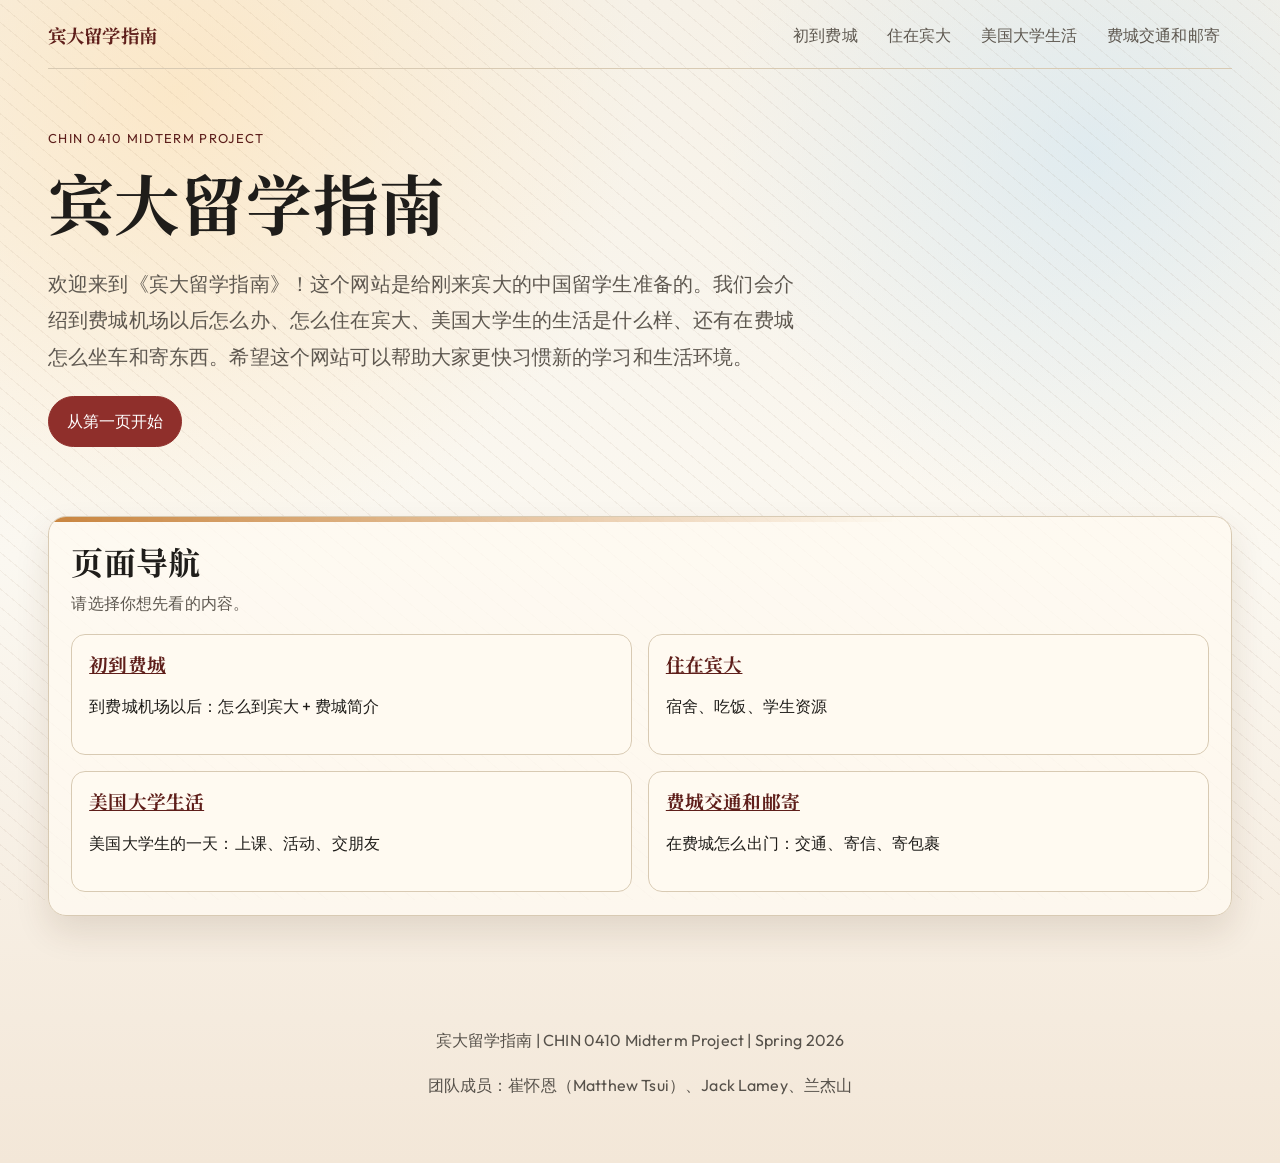
<file: index.html>
<!DOCTYPE html>
<html lang="zh-CN">
<head>
  <meta charset="UTF-8" />
  <meta name="viewport" content="width=device-width, initial-scale=1.0" />
  <title>宾大留学指南 | 首页</title>
  <meta name="description" content="欢迎来到《宾大留学指南》！帮助刚来宾大的中国留学生更快适应学习和生活。" />
  <link rel="preconnect" href="https://fonts.googleapis.com" />
  <link rel="preconnect" href="https://fonts.gstatic.com" crossorigin />
  <link href="https://fonts.googleapis.com/css2?family=Noto+Serif+SC:wght@500;700&family=Outfit:wght@300;400;600;700&display=swap" rel="stylesheet" />
  <link rel="stylesheet" href="styles.css" />
</head>
<body>
  <div class="background-glow" aria-hidden="true"></div>

  <header class="hero" id="top">
    <nav class="site-nav">
      <a class="logo" href="index.html">宾大留学指南</a>
      <button id="menu-toggle" class="menu-toggle" aria-label="打开菜单">菜单</button>
      <ul id="menu" class="menu">
        <li><a href="page1.html">初到费城</a></li>
        <li><a href="page2.html">住在宾大</a></li>
        <li><a href="page3.html">美国大学生活</a></li>
        <li><a href="page4.html">费城交通和邮寄</a></li>
      </ul>
    </nav>

    <div class="hero-content reveal">
      <p class="kicker">CHIN 0410 Midterm Project</p>
      <h1>宾大留学指南</h1>
      <p class="subtitle">欢迎来到《宾大留学指南》！这个网站是给刚来宾大的中国留学生准备的。我们会介绍到费城机场以后怎么办、怎么住在宾大、美国大学生的生活是什么样、还有在费城怎么坐车和寄东西。希望这个网站可以帮助大家更快习惯新的学习和生活环境。</p>
      <div class="cta-group">
        <a class="btn" href="page1.html">从第一页开始</a>
      </div>
    </div>
  </header>

  <main>
    <section class="section reveal">
      <div class="section-title">
        <h2>页面导航</h2>
        <p>请选择你想先看的内容。</p>
      </div>
      <div class="grid two-col">
        <article class="card">
          <h3><a href="page1.html">初到费城</a></h3>
          <p>到费城机场以后：怎么到宾大 + 费城简介</p>
        </article>
        <article class="card">
          <h3><a href="page2.html">住在宾大</a></h3>
          <p>宿舍、吃饭、学生资源</p>
        </article>
        <article class="card">
          <h3><a href="page3.html">美国大学生活</a></h3>
          <p>美国大学生的一天：上课、活动、交朋友</p>
        </article>
        <article class="card">
          <h3><a href="page4.html">费城交通和邮寄</a></h3>
          <p>在费城怎么出门：交通、寄信、寄包裹</p>
        </article>
      </div>
    </section>
  </main>

  <footer class="footer">
    <p>宾大留学指南 | CHIN 0410 Midterm Project | Spring 2026</p>
    <p>团队成员：崔怀恩（Matthew Tsui）、Jack Lamey、兰杰山</p>
  </footer>

  <script src="script.js"></script>
</body>
</html>
</file>
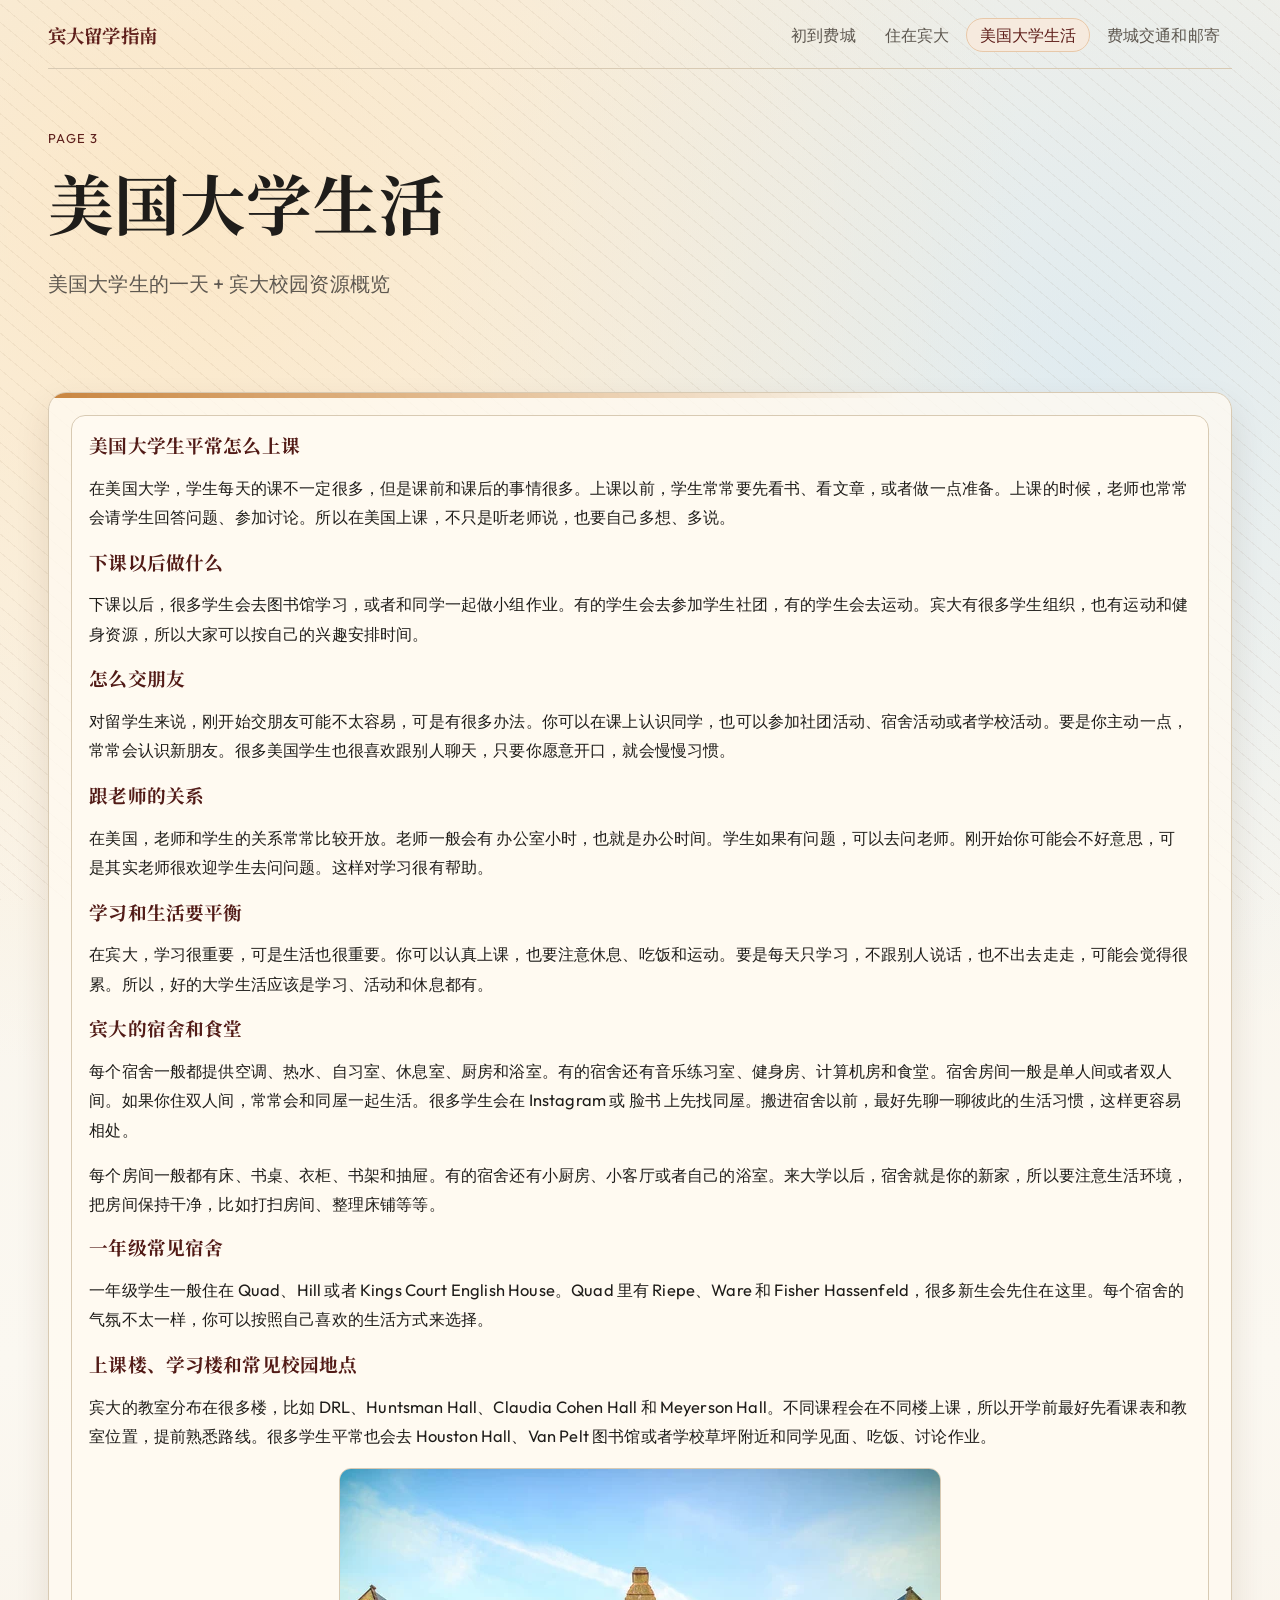
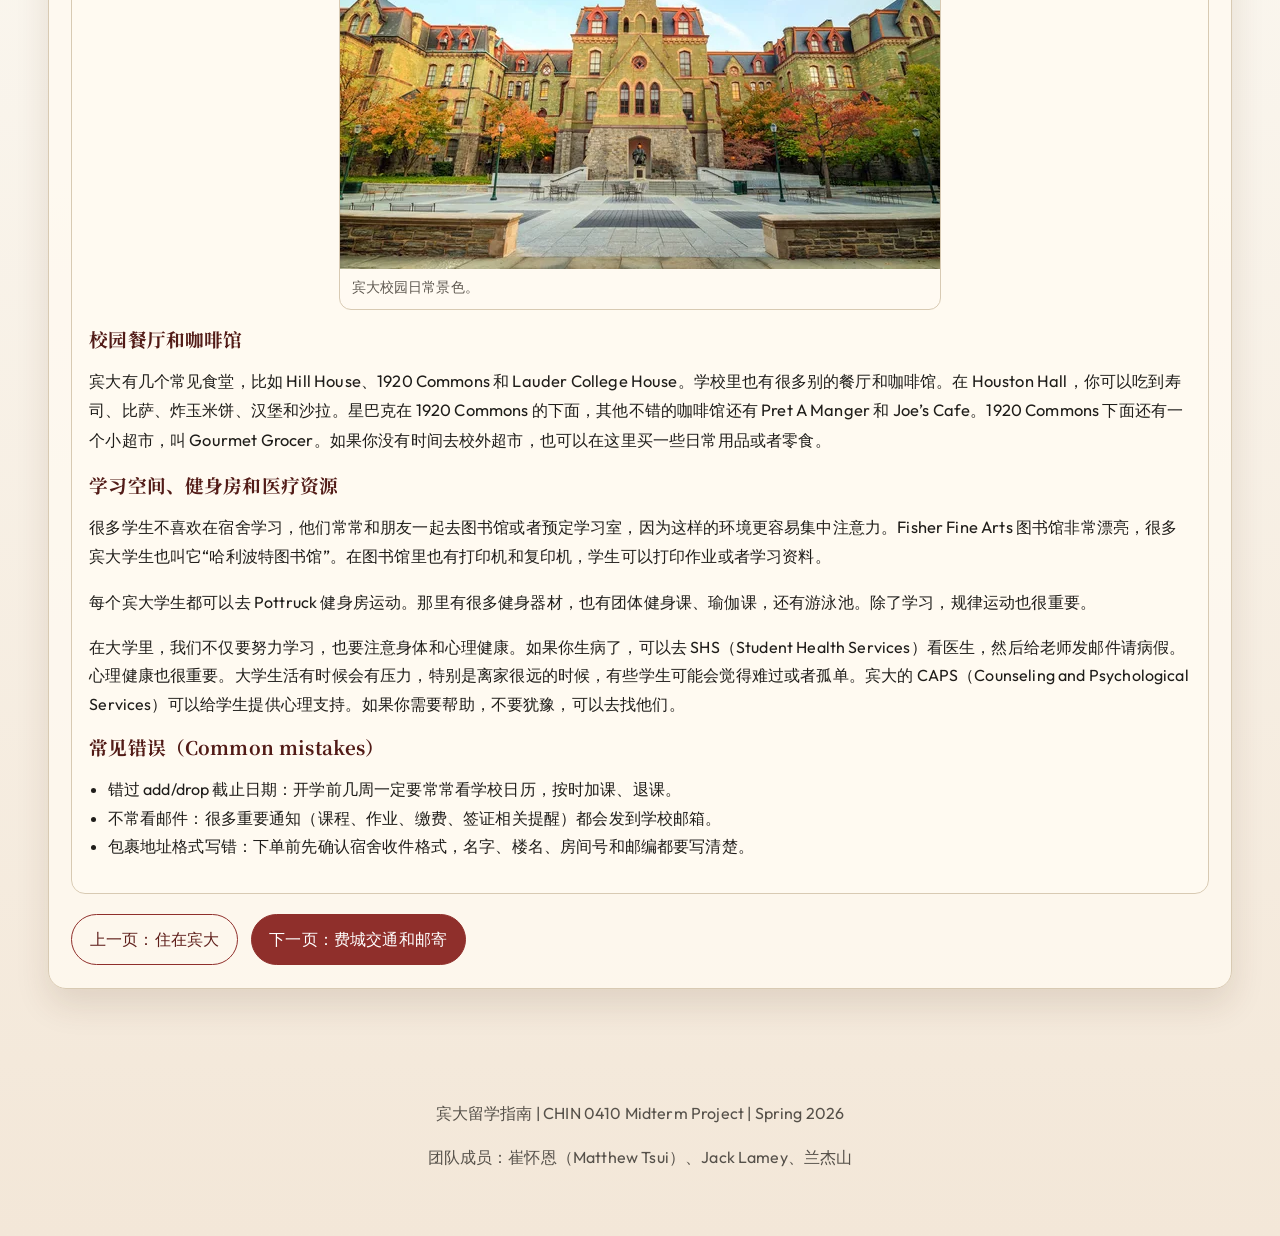
<file: page3.html>
<!DOCTYPE html>
<html lang="zh-CN">
<head>
  <meta charset="UTF-8" />
  <meta name="viewport" content="width=device-width, initial-scale=1.0" />
  <title>美国大学生活 | 宾大留学指南</title>
  <link rel="preconnect" href="https://fonts.googleapis.com" />
  <link rel="preconnect" href="https://fonts.gstatic.com" crossorigin />
  <link href="https://fonts.googleapis.com/css2?family=Noto+Serif+SC:wght@500;700&family=Outfit:wght@300;400;600;700&display=swap" rel="stylesheet" />
  <link rel="stylesheet" href="styles.css" />
</head>
<body>
  <div class="background-glow" aria-hidden="true"></div>
  <header class="hero">
    <nav class="site-nav">
      <a class="logo" href="index.html">宾大留学指南</a>
      <button id="menu-toggle" class="menu-toggle" aria-label="打开菜单">菜单</button>
      <ul id="menu" class="menu">
        <li><a href="page1.html">初到费城</a></li>
        <li><a href="page2.html">住在宾大</a></li>
        <li><a href="page3.html">美国大学生活</a></li>
        <li><a href="page4.html">费城交通和邮寄</a></li>
      </ul>
    </nav>
    <div class="hero-content reveal">
      <p class="kicker">Page 3</p>
      <h1>美国大学生活</h1>
      <p class="subtitle">美国大学生的一天 + 宾大校园资源概览</p>
    </div>
  </header>

  <main>
    <section class="section reveal">
      <article class="card">
        <h3>美国大学生平常怎么上课</h3>
        <p>在美国大学，学生每天的课不一定很多，但是课前和课后的事情很多。上课以前，学生常常要先看书、看文章，或者做一点准备。上课的时候，老师也常常会请学生回答问题、参加讨论。所以在美国上课，不只是听老师说，也要自己多想、多说。</p>

        <h3>下课以后做什么</h3>
        <p>下课以后，很多学生会去图书馆学习，或者和同学一起做小组作业。有的学生会去参加学生社团，有的学生会去运动。宾大有很多学生组织，也有运动和健身资源，所以大家可以按自己的兴趣安排时间。</p>

        <h3>怎么交朋友</h3>
        <p>对留学生来说，刚开始交朋友可能不太容易，可是有很多办法。你可以在课上认识同学，也可以参加社团活动、宿舍活动或者学校活动。要是你主动一点，常常会认识新朋友。很多美国学生也很喜欢跟别人聊天，只要你愿意开口，就会慢慢习惯。</p>

        <h3>跟老师的关系</h3>
        <p>在美国，老师和学生的关系常常比较开放。老师一般会有 办公室小时，也就是办公时间。学生如果有问题，可以去问老师。刚开始你可能会不好意思，可是其实老师很欢迎学生去问问题。这样对学习很有帮助。</p>

        <h3>学习和生活要平衡</h3>
        <p>在宾大，学习很重要，可是生活也很重要。你可以认真上课，也要注意休息、吃饭和运动。要是每天只学习，不跟别人说话，也不出去走走，可能会觉得很累。所以，好的大学生活应该是学习、活动和休息都有。</p>

        <h3>宾大的宿舍和食堂</h3>
        <p>每个宿舍一般都提供空调、热水、自习室、休息室、厨房和浴室。有的宿舍还有音乐练习室、健身房、计算机房和食堂。宿舍房间一般是单人间或者双人间。如果你住双人间，常常会和同屋一起生活。很多学生会在 Instagram 或 脸书 上先找同屋。搬进宿舍以前，最好先聊一聊彼此的生活习惯，这样更容易相处。</p>
        <p>每个房间一般都有床、书桌、衣柜、书架和抽屉。有的宿舍还有小厨房、小客厅或者自己的浴室。来大学以后，宿舍就是你的新家，所以要注意生活环境，把房间保持干净，比如打扫房间、整理床铺等等。</p>

        <h3>一年级常见宿舍</h3>
        <p>一年级学生一般住在 Quad、Hill 或者 Kings Court English House。Quad 里有 Riepe、Ware 和 Fisher Hassenfeld，很多新生会先住在这里。每个宿舍的气氛不太一样，你可以按照自己喜欢的生活方式来选择。</p>

        <h3>上课楼、学习楼和常见校园地点</h3>
        <p>宾大的教室分布在很多楼，比如 DRL、Huntsman Hall、Claudia Cohen Hall 和 Meyerson Hall。不同课程会在不同楼上课，所以开学前最好先看课表和教室位置，提前熟悉路线。很多学生平常也会去 Houston Hall、Van Pelt 图书馆或者学校草坪附近和同学见面、吃饭、讨论作业。</p>
        <figure class="inline-photo">
          <img src="upenn.jpg" alt="宾大校园景色" loading="lazy" />
          <figcaption>宾大校园日常景色。</figcaption>
        </figure>

        <h3>校园餐厅和咖啡馆</h3>
        <p>宾大有几个常见食堂，比如 Hill House、1920 Commons 和 Lauder College House。学校里也有很多别的餐厅和咖啡馆。在 Houston Hall，你可以吃到寿司、比萨、炸玉米饼、汉堡和沙拉。星巴克在 1920 Commons 的下面，其他不错的咖啡馆还有 Pret A Manger 和 Joe’s Cafe。1920 Commons 下面还有一个小超市，叫 Gourmet Grocer。如果你没有时间去校外超市，也可以在这里买一些日常用品或者零食。</p>

        <h3>学习空间、健身房和医疗资源</h3>
        <p>很多学生不喜欢在宿舍学习，他们常常和朋友一起去图书馆或者预定学习室，因为这样的环境更容易集中注意力。Fisher Fine Arts 图书馆非常漂亮，很多宾大学生也叫它“哈利波特图书馆”。在图书馆里也有打印机和复印机，学生可以打印作业或者学习资料。</p>
        <p>每个宾大学生都可以去 Pottruck 健身房运动。那里有很多健身器材，也有团体健身课、瑜伽课，还有游泳池。除了学习，规律运动也很重要。</p>
        <p>在大学里，我们不仅要努力学习，也要注意身体和心理健康。如果你生病了，可以去 SHS（Student Health Services）看医生，然后给老师发邮件请病假。心理健康也很重要。大学生活有时候会有压力，特别是离家很远的时候，有些学生可能会觉得难过或者孤单。宾大的 CAPS（Counseling and Psychological Services）可以给学生提供心理支持。如果你需要帮助，不要犹豫，可以去找他们。</p>

        <h3>常见错误（Common mistakes）</h3>
        <ul>
          <li>错过 add/drop 截止日期：开学前几周一定要常常看学校日历，按时加课、退课。</li>
          <li>不常看邮件：很多重要通知（课程、作业、缴费、签证相关提醒）都会发到学校邮箱。</li>
          <li>包裹地址格式写错：下单前先确认宿舍收件格式，名字、楼名、房间号和邮编都要写清楚。</li>
        </ul>
      </article>

      <div class="cta-group">
        <a class="btn btn-outline" href="page2.html">上一页：住在宾大</a>
        <a class="btn" href="page4.html">下一页：费城交通和邮寄</a>
      </div>
    </section>
  </main>

  <footer class="footer">
    <p>宾大留学指南 | CHIN 0410 Midterm Project | Spring 2026</p>
    <p>团队成员：崔怀恩（Matthew Tsui）、Jack Lamey、兰杰山</p>
  </footer>

  <script src="script.js"></script>
</body>
</html>
</file>
<file: styles.css>
:root {
  --bg: #f6f1e7;
  --surface: #fffaf1;
  --surface-soft: rgba(255, 250, 241, 0.78);
  --text: #1f1d1a;
  --muted: #5e5850;
  --primary: #8f2f2b;
  --primary-dark: #5f1f1b;
  --line: #d8cab3;
  --shadow: 0 16px 34px rgba(73, 43, 20, 0.12);
  --accent: #c9853f;
  --pattern-opacity: 0.06;
}

* {
  box-sizing: border-box;
}

html {
  scroll-behavior: smooth;
}

body {
  margin: 0;
  color: var(--text);
  background:
    radial-gradient(circle at 14% 8%, rgba(255, 223, 174, 0.55), transparent 30%),
    radial-gradient(circle at 85% 13%, rgba(199, 227, 246, 0.48), transparent 25%),
    linear-gradient(180deg, var(--bg) 0%, #fbf8f1 48%, #f3e7d8 100%);
  font-family: "Outfit", "Helvetica Neue", Helvetica, sans-serif;
  line-height: 1.78;
  letter-spacing: 0.01em;
}

.background-glow {
  position: fixed;
  inset: 0;
  pointer-events: none;
  background-image: repeating-linear-gradient(
    40deg,
    rgba(107, 70, 42, var(--pattern-opacity)) 0,
    rgba(107, 70, 42, var(--pattern-opacity)) 1px,
    transparent 1px,
    transparent 14px
  );
  z-index: -1;
}

/* Page-specific accent colors */
body.page-home {
  --accent: #d28944;
}

body.page-1 {
  --accent: #cf6c49;
}

body.page-2 {
  --accent: #b77f2d;
}

body.page-3 {
  --accent: #3f6f86;
}

body.page-4 {
  --accent: #2a8b7e;
}


h1,
h2,
h3 {
  font-family: "Noto Serif SC", "Songti SC", serif;
  line-height: 1.34;
  margin-top: 0;
}

.hero {
  padding: 1.2rem clamp(1rem, 4vw, 3rem) 2.8rem;
}

.site-nav {
  display: flex;
  align-items: center;
  gap: 1rem;
  justify-content: space-between;
  border-bottom: 1px solid var(--line);
  padding-bottom: 1rem;
}

.logo {
  color: var(--primary-dark);
  text-decoration: none;
  font-family: "Noto Serif SC", serif;
  font-size: 1.15rem;
  font-weight: 700;
}

.menu-toggle {
  display: none;
  border: 1px solid var(--line);
  background: var(--surface);
  color: var(--text);
  border-radius: 999px;
  padding: 0.45rem 0.9rem;
  font: inherit;
}

.menu {
  list-style: none;
  display: flex;
  gap: 0.3rem;
  margin: 0;
  padding: 0;
}

.menu a {
  color: var(--muted);
  text-decoration: none;
  font-weight: 500;
  border-radius: 999px;
  padding: 0.38rem 0.76rem;
  transition: background 160ms ease, color 160ms ease;
}

.menu a:hover {
  color: var(--primary-dark);
  background: rgba(255, 255, 255, 0.5);
}

.menu a.is-active {
  background: color-mix(in srgb, var(--accent) 17%, white);
  color: var(--primary-dark);
  border: 1px solid color-mix(in srgb, var(--accent) 45%, white);
}

.hero-content {
  margin-top: 3.6rem;
  max-width: 840px;
  animation: hero-rise 520ms ease both;
}

@keyframes hero-rise {
  from {
    opacity: 0;
    transform: translateY(14px);
  }
  to {
    opacity: 1;
    transform: translateY(0);
  }
}

.kicker {
  text-transform: uppercase;
  letter-spacing: 0.1em;
  font-size: 0.81rem;
  color: color-mix(in srgb, var(--primary) 65%, black);
  margin-bottom: 0.5rem;
}

h1 {
  font-size: clamp(2rem, 6vw, 4.1rem);
  margin-bottom: 0.7rem;
}

.subtitle {
  font-size: clamp(1.03rem, 2.2vw, 1.28rem);
  color: var(--muted);
  max-width: 58ch;
}

.cta-group {
  margin-top: 1.25rem;
  display: flex;
  flex-wrap: wrap;
  gap: 0.8rem;
}

.btn {
  display: inline-block;
  background: var(--primary);
  color: #fff;
  text-decoration: none;
  padding: 0.66rem 1.1rem;
  border-radius: 999px;
  border: 1px solid var(--primary);
  transition: transform 150ms ease, background 150ms ease;
}

.btn:hover {
  transform: translateY(-2px);
  background: color-mix(in srgb, var(--primary) 85%, black);
}

.btn-outline {
  background: transparent;
  color: var(--primary-dark);
}

main {
  padding: 0 clamp(1rem, 4vw, 3rem) 2.4rem;
}

.section {
  position: relative;
  margin: 1.5rem auto;
  max-width: none;
  width: 100%;
  padding: 1.4rem;
  border-radius: 18px;
  background: var(--surface-soft);
  border: 1px solid var(--line);
  box-shadow: var(--shadow);
  overflow: hidden;
}

.section::before {
  content: "";
  position: absolute;
  top: 0;
  left: 0;
  right: 0;
  height: 5px;
  background: linear-gradient(90deg, var(--accent), transparent 72%);
}

.section-title h2 {
  font-size: clamp(1.35rem, 3vw, 2rem);
  margin-bottom: 0.42rem;
}

.section-title p {
  margin-top: 0;
  color: var(--muted);
}

.grid {
  display: grid;
  gap: 1rem;
}

.two-col {
  grid-template-columns: repeat(2, minmax(0, 1fr));
}

.card {
  border: 1px solid var(--line);
  border-radius: 14px;
  padding: 1rem 1.05rem;
  background: var(--surface);
}

.card h3 {
  margin-bottom: 0.25rem;
  color: color-mix(in srgb, var(--primary-dark) 86%, black);
}

.card h3 + p {
  font-size: 1.03rem;
}

.card p {
  max-width: none;
}

.card ul,
.card ol {
  padding-left: 1.15rem;
}

.card a {
  color: var(--primary-dark);
}

.map-embed {
  margin: 0.7rem 0 1rem;
  border: 1px solid var(--line);
  border-radius: 12px;
  overflow: hidden;
  background: #f3f3f3;
}

.map-embed iframe {
  display: block;
  width: 100%;
  min-height: 320px;
  border: 0;
}

.inline-photo {
  margin: 0.75rem auto 1rem;
  border: 1px solid var(--line);
  border-radius: 12px;
  overflow: hidden;
  background: color-mix(in srgb, var(--surface) 92%, white);
  width: fit-content;
  max-width: 100%;
}

.inline-photo img {
  display: block;
  width: auto;
  max-width: 100%;
  height: auto;
}

.inline-photo-small img {
  max-width: min(100%, 420px);
}

.inline-photo figcaption {
  margin: 0;
  padding: 0.52rem 0.72rem 0.62rem;
  color: var(--muted);
  font-size: 0.9rem;
  line-height: 1.5;
}

.map-canvas {
  min-height: 360px;
}

.weather-widget {
  margin: 0.7rem 0 1rem;
  border: 1px solid var(--line);
  border-radius: 12px;
  background: var(--surface);
  padding: 0.8rem;
}

.weather-grid {
  display: grid;
  grid-template-columns: repeat(7, minmax(0, 1fr));
  gap: 0.55rem;
}

.weather-day {
  border: 1px solid var(--line);
  border-radius: 10px;
  padding: 0.55rem 0.5rem;
  background: color-mix(in srgb, var(--surface) 88%, white);
  text-align: center;
}

.weather-day-name {
  font-weight: 600;
  font-size: 0.9rem;
}

.weather-icon {
  font-size: 1.1rem;
  margin: 0.18rem 0;
}

.weather-temps {
  font-size: 0.9rem;
}

.weather-desc {
  color: var(--muted);
  font-size: 0.78rem;
  line-height: 1.35;
}

.weather-error {
  color: #7a2f2f;
}

.checklist-grid {
  align-items: stretch;
}

.checklist-card h3 {
  margin-bottom: 0.45rem;
}

.checklist-items {
  margin: 0;
  padding-left: 1.15rem;
}

.checklist-items li {
  margin: 0.28rem 0;
}

.emergency-card {
  border-color: color-mix(in srgb, #b45a3d 45%, var(--line));
  background: color-mix(in srgb, #fff6f1 84%, var(--surface));
}

.contact-note {
  margin-top: 0.6rem;
  color: var(--muted);
  font-size: 0.9rem;
}

.footer {
  text-align: center;
  padding: 2rem 1rem 3rem;
  color: color-mix(in srgb, var(--muted) 92%, black);
}

.reveal {
  opacity: 0;
  transform: translateY(10px);
  transition: opacity 360ms ease, transform 360ms ease;
}

.reveal.visible {
  opacity: 1;
  transform: translateY(0);
}


@media (max-width: 900px) {
  .two-col {
    grid-template-columns: 1fr;
  }

  .card p {
    max-width: 100%;
  }

  .weather-grid {
    grid-template-columns: repeat(4, minmax(0, 1fr));
  }
}

@media (max-width: 760px) {
  body {
    line-height: 1.72;
  }

  .menu-toggle {
    display: inline-block;
  }

  .menu {
    display: none;
    width: 100%;
    flex-direction: column;
    background: var(--surface);
    border: 1px solid var(--line);
    border-radius: 12px;
    padding: 0.5rem;
    margin-top: 0.5rem;
  }

  .menu.show {
    display: flex;
  }

  .site-nav {
    flex-wrap: wrap;
  }

  .hero-content {
    margin-top: 2.2rem;
  }

  .weather-grid {
    grid-template-columns: repeat(2, minmax(0, 1fr));
  }

}
</file>
